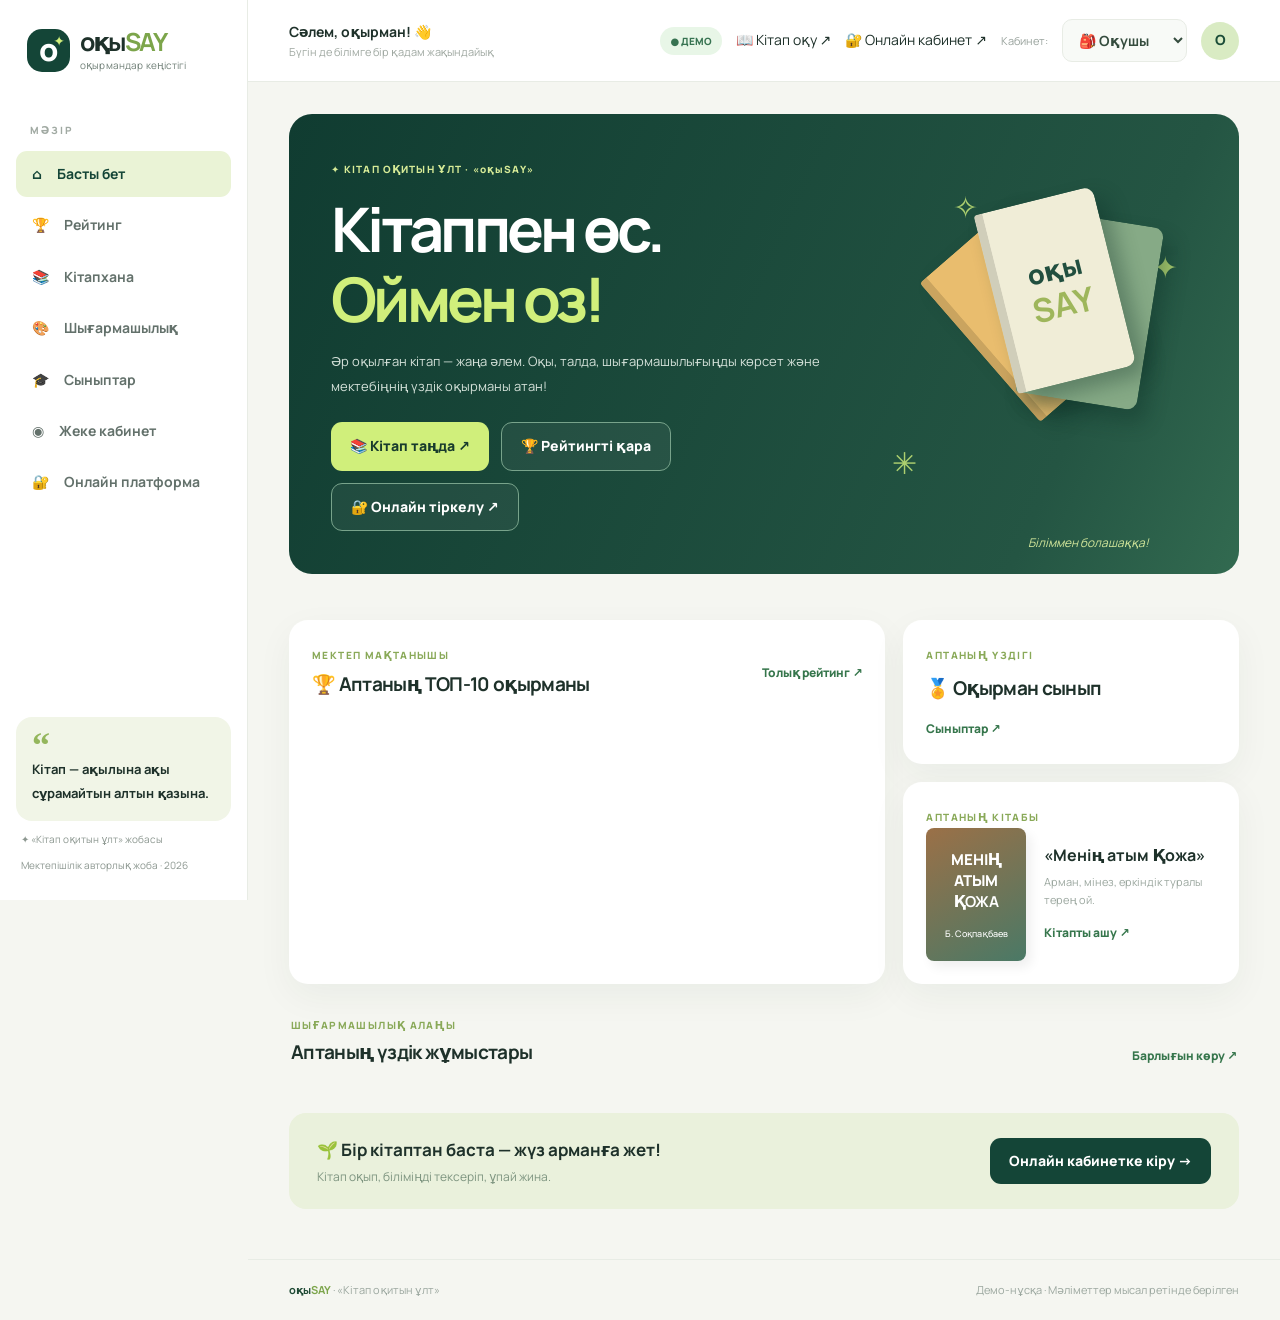
<file: index.html>
<!doctype html>
<html lang="kk"><head><meta charset="UTF-8"><meta name="viewport" content="width=device-width,initial-scale=1"><meta name="theme-color" content="#123f33"><meta name="description" content="оқыSAY – мектеп оқырмандарының интерактивті платформасы"><title>оқыSAY — Кітаппен өс, оймен оз!</title><link rel="preconnect" href="https://fonts.googleapis.com"><link rel="preconnect" href="https://fonts.gstatic.com" crossorigin><link href="https://fonts.googleapis.com/css2?family=Manrope:wght@400;500;600;700;800&display=swap" rel="stylesheet"><link rel="stylesheet" href="style.css"><script src="app.js" defer></script><style>.embedded-library{background:#fff;border:1px solid #dce8dc;border-radius:18px;overflow:hidden}.embedded-library iframe{display:block;width:100%;height:1180px;border:0;background:#f5f8f3}@media(max-width:650px){.embedded-library iframe{height:1250px}.embedded-library{margin:0 -6px}}</style></head>
<body><div class="layout">
<aside class="sidebar" id="sidebar"><a class="logo" href="#home"><span class="logo-symbol">о<span>✦</span></span><span><strong>оқы<span>SAY</span></strong><small>оқырмандар кеңістігі</small></span></a><span class="menu-label">МӘЗІР</span><nav id="nav"><a href="#home" data-page="home" class="active">⌂ <span>Басты бет</span></a><a href="#ranking" data-page="ranking">🏆 <span>Рейтинг</span></a><a href="#library" data-page="library">📚 <span>Кітапхана</span></a><a href="#creative" data-page="creative">🎨 <span>Шығармашылық</span></a><a href="#classes" data-page="classes">🎓 <span>Сыныптар</span></a><a href="#cabinet" data-page="cabinet">◉ <span>Жеке кабинет</span></a><a href="cloud.html" class="online-link">🔐 <span>Онлайн платформа</span></a></nav><div class="side-bottom"><div class="quote"><span>“</span>Кітап — ақылына ақы сұрамайтын алтын қазына.</div><small>✦ «Кітап оқитын ұлт» жобасы</small><small>Мектепішілік авторлық жоба · 2026</small></div></aside>
<div class="mobile-overlay" id="mobile-overlay"></div>
<div class="body-col"><header class="topbar"><div class="welcome"><button class="menu-btn" id="menu-btn" aria-label="Мәзір">☰</button><div><strong>Сәлем, оқырман! 👋</strong><small>Бүгін де білімге бір қадам жақындайық</small></div></div><div class="top-controls"><span class="demo-pill">● ДЕМО</span><a href="reading.html" class="online-top-link">📖 Кітап оқу ↗</a><a href="cloud.html" class="online-top-link">🔐 Онлайн кабинет ↗</a><label for="role">Кабинет:</label><select id="role"><option value="student">🎒 Оқушы</option><option value="parent">👪 Ата-ана</option><option value="teacher">👩‍🏫 Мұғалім</option></select><button class="profile-circle" id="profile-button" aria-label="Кабинет">О</button></div></header>
<main>
<section class="page active" id="page-home"><div class="hero"><div class="hero-content"><span class="hero-overline">✦ КІТАП ОҚИТЫН ҰЛТ · «оқыSAY»</span><h1>Кітаппен өс.<br><em>Оймен оз!</em></h1><p>Әр оқылған кітап — жаңа әлем. Оқы, талда, шығармашылығыңды көрсет және мектебіңнің үздік оқырманы атан!</p><div class="hero-actions"><button class="btn lime" data-go="library">📚 Кітап таңда ↗</button><button class="btn ghost-white" data-go="ranking">🏆 Рейтингті қара</button><a class="btn ghost-white" href="cloud.html">🔐 Онлайн тіркелу ↗</a></div></div><div class="hero-graphic" aria-hidden="true"><span class="hero-star one">✧</span><span class="hero-star two">✦</span><span class="hero-star three">✳</span><div class="books-art"><div class="art-book art-one"></div><div class="art-book art-two"></div><div class="art-book art-three">оқы<br><b>SAY</b></div></div><span class="art-subtitle">Біліммен болашаққа!</span></div></div>
<div class="stat-grid" id="stats"></div><div class="home-grid"><div class="panel"><div class="panel-head"><div><span class="eyebrow">МЕКТЕП МАҚТАНЫШЫ</span><h2>🏆 Аптаның ТОП-10 оқырманы</h2><p id="week-short"></p></div><button class="link-btn" data-go="ranking">Толық рейтинг ↗</button></div><div id="home-ranking"></div></div><div class="right-panels"><div class="panel"><span class="eyebrow">АПТАНЫҢ ҮЗДІГІ</span><h2>🏅 Оқырман сынып</h2><div id="best-class"></div><button class="link-btn" data-go="classes">Сыныптар ↗</button></div><div class="panel"><span class="eyebrow">АПТАНЫҢ КІТАБЫ</span><div class="week-book"><div class="cover art-cover">МЕНІҢ<br>АТЫМ<br><b>ҚОЖА</b><small>Б. Соқпақбаев</small></div><div><h3>«Менің атым Қожа»</h3><p>Арман, мінез, еркіндік туралы терең ой.</p><button class="link-btn" id="week-book">Кітапты ашу ↗</button></div></div></div></div></div><div class="section-heading"><div><span class="eyebrow">ШЫҒАРМАШЫЛЫҚ АЛАҢЫ</span><h2>Аптаның үздік жұмыстары</h2></div><button class="link-btn" data-go="creative">Барлығын көру ↗</button></div><div class="creative-grid" id="featured-creatives"></div><div class="callout"><div><b>🌱 Бір кітаптан баста — жүз арманға жет!</b><p>Кітап оқып, біліміңді тексеріп, ұпай жина.</p></div><a class="btn dark" href="cloud.html">Онлайн кабинетке кіру →</a></div></section>
<section class="page" id="page-ranking"><div class="page-header"><span class="eyebrow">ЖЕТІСТІКТЕР МЕН НӘТИЖЕЛЕР</span><h1>🏆 Оқырмандар рейтингі</h1><p>Әр апта — жаңа мүмкіндік. Көшбасшыларды таны және өз нәтижеңді арттыр!</p></div><div class="toolbar"><div class="tabs"><button class="selected" data-week="current">Осы апта</button><button data-week="previous">Өткен апта</button></div><span class="muted" id="week-range"></span></div><div class="panel"><div class="podium" id="podium"></div><div id="full-ranking"></div></div><div class="section-heading"><h2>Сыныптар рейтингі</h2></div><div id="rank-classes" class="class-grid"></div></section>
<section class="page" id="page-library"><div class="page-header"><span class="eyebrow">«КІТАП ОҚИТЫН ҰЛТ»</span><h1>📚 Электронды кітапхана</h1><p>6–10-сыныптың оқу тізімі осы сайттың ішінде. Сыныбыңды таңдап, кітапты аш. PDF жүктелген кітапты сайттан шықпай оқуға болады.</p></div><div class="embedded-library"><iframe id="embedded-reading" src="reading.html?embed=1" title="оқыSAY кітап оқу кітапханасы" loading="lazy" referrerpolicy="strict-origin-when-cross-origin"></iframe></div><p class="muted" style="margin-top:12px">Кітаптың PDF файлы әлі енгізілмесе, «PDF күтілуде» деп көрсетіледі. <a href="reading.html" style="color:#1c634b;text-decoration:underline">Кітапхананы толық экранда ашу</a></p></section>
<section class="page" id="page-creative"><div class="page-header"><span class="eyebrow">ҚИЯЛЫҢА ЕРІК БЕР</span><h1>🎨 Шығармашылық шеберхана</h1><p>Кітаптан алған әсеріңді бейне, комикс немесе пікір түрінде таныт.</p></div><div class="creative-banner"><div><strong>✦ Оқырманның әр ойы құнды</strong><p>Үздік жұмыстар мұғалім тексергеннен кейін жарияланады.</p></div><button class="btn dark" id="send-work">+ Жұмыс ұсыну</button></div><div class="section-heading"><h2>🎬 Буктрейлерлер</h2></div><div id="trailers" class="creative-grid"></div><div class="section-heading"><h2>🖼️ Комикстер мен пікірлер</h2></div><div id="comics" class="creative-grid"></div></section>
<section class="page" id="page-classes"><div class="page-header"><span class="eyebrow">БІЗ — БІР КОМАНДАМЫЗ</span><h1>🎓 Оқырман сыныптар</h1><p>Оқу марафонына сыныппен қатыс. Мектептің ең белсенді оқырман сыныбын анықтаймыз!</p></div><div id="top-class"></div><div class="section-heading"><h2>Сыныптар тақтасы</h2></div><div id="class-grid" class="class-grid"></div><div class="note">🔒 Бұл нұсқадағы барлық оқушы мен сынып мәліметтері — көрсетілімге арналған мысал.</div></section>
<section class="page" id="page-cabinet"><div class="page-header"><span class="eyebrow">МЕНІҢ ОҚУ ӘЛЕМІМ</span><h1>👤 Жеке кабинет</h1><p>Жоғарыдағы «Кабинет» тізімінен оқушы, ата-ана немесе мұғалім көрінісін таңда.</p></div><div id="cabinet"></div></section>
</main><footer class="footer"><span><b>оқы<span>SAY</span></b> · «Кітап оқитын ұлт»</span><span>Демо-нұсқа · Мәліметтер мысал ретінде берілген</span></footer></div></div>
<div id="modal-wrap" class="modal-wrap hidden"><div class="modal" role="dialog" aria-modal="true" aria-label="Ақпарат"><button id="close-modal" class="close-modal" aria-label="Жабу">×</button><div id="modal-body"></div></div></div><div class="toast" id="toast" role="status" aria-live="polite"></div>
</body></html>
</file>
<file: style.css>
:root{--bg:#f5f6f1;--panel:#fff;--ink:#1e312a;--muted:#718078;--green:#144537;--green2:#28634f;--lime:#d0ef7b;--border:#e8ece5;--shadow:0 12px 36px rgba(26,58,40,.05)}*{box-sizing:border-box}html{scroll-behavior:smooth}body{margin:0;color:var(--ink);font:14px/1.6 Manrope,system-ui,-apple-system,Arial,sans-serif;background:var(--bg)}button,input,select,textarea{font:inherit}button{cursor:pointer}button:focus-visible,a:focus-visible,input:focus-visible,select:focus-visible{outline:3px solid #91c942;outline-offset:2px}a{text-decoration:none;color:inherit}h1,h2,h3,p{margin-top:0}h1{font-size:clamp(26px,3vw,38px);line-height:1.25;letter-spacing:-.04em}h2{font-size:19px;line-height:1.4;letter-spacing:-.035em}h3{font-size:16px;line-height:1.4}.layout{min-height:100vh;display:flex}.sidebar{width:248px;min-height:100vh;background:#fff;border-right:1px solid var(--border);display:flex;flex-direction:column;padding:27px 16px;position:sticky;top:0;height:100vh;flex-shrink:0;z-index:8}.logo{display:flex;align-items:center;gap:10px;padding:0 11px 29px}.logo-symbol{display:flex;align-items:center;justify-content:center;width:43px;height:43px;border-radius:15px;background:var(--green);font-size:31px;color:#fff;font-weight:800;position:relative}.logo-symbol span{position:absolute;color:var(--lime);font-size:14px;right:5px;top:1px}.logo strong{display:block;font-size:25px;letter-spacing:-.07em;line-height:1.2}.logo strong span,.footer b span{color:#7ca54b}.logo small{display:block;font-size:10px;color:var(--muted);letter-spacing:.015em}.menu-label{color:#a1aaa3;letter-spacing:.18em;font-size:10px;font-weight:800;margin:20px 14px 13px}.sidebar nav{display:grid;gap:5px}.sidebar nav a{display:flex;align-items:center;gap:15px;padding:12px 16px;border-radius:11px;color:#63716b;font-weight:700;transition:.2s}.sidebar nav a:first-letter{font-size:20px}.sidebar nav a.active,.sidebar nav a:hover{background:#eaf3d6;color:var(--green)}.side-bottom{margin-top:auto;display:grid;gap:10px}.quote{background:#f1f5e7;border-radius:16px;padding:16px;font-size:13px;font-weight:700;line-height:1.8}.quote span{display:block;font:700 36px/25px Georgia;color:#94b65c}.side-bottom small{font-size:10px;color:#8c9790;padding:0 5px}.body-col{min-width:0;flex:1}.topbar{height:82px;border-bottom:1px solid var(--border);background:#fff;display:flex;align-items:center;justify-content:space-between;padding:0 clamp(20px,3.2vw,46px);gap:15px}.welcome{display:flex;align-items:center;gap:12px}.welcome strong{display:block;font-size:14px}.welcome small{display:block;color:#a0a9a2;font-size:11px}.top-controls{display:flex;align-items:center;gap:14px}.top-controls label{font-size:11px;color:#99a39d}.top-controls select,.filterbar select{max-width:210px;border:1px solid var(--border);padding:10px 12px;border-radius:10px;background:#f8faf7;color:#354c3e;font-weight:700}.demo-pill{font-size:10px;font-weight:800;color:#377351;background:#e8f6e7;padding:6px 10px;border-radius:40px;white-space:nowrap}.profile-circle{border:0;background:#d9ebc3;border-radius:50%;width:38px;height:38px;color:#1b4d38;font-weight:800}.menu-btn{display:none;border:0;background:transparent;font-size:25px}.mobile-overlay{display:none}main{padding:32px clamp(20px,3.2vw,46px) 50px;max-width:1510px;margin:0 auto;min-height:calc(100vh - 150px)}.page{display:none;animation:appear .25s ease}.page.active{display:block}@keyframes appear{from{opacity:.35;transform:translateY(5px)}to{opacity:1;transform:translateY(0)}}.hero{min-height:340px;background:linear-gradient(114deg,#103c31,#245543 80%,#326a50);border-radius:23px;overflow:hidden;display:flex;position:relative;color:#fff}.hero-content{padding:43px 42px;position:relative;z-index:1;width:64%}.hero-overline{display:inline-block;color:#d7eb97;font-size:10px;letter-spacing:.12em;font-weight:800;margin-bottom:17px}.hero h1{font-size:clamp(38px,4.8vw,63px);letter-spacing:-.06em;line-height:1.14;margin:0 0 15px}.hero h1 em{color:var(--lime);font-style:normal}.hero p{color:#d4e1d9;max-width:490px;font-size:13px;line-height:1.9}.hero-actions{display:flex;flex-wrap:wrap;gap:12px;margin-top:24px}.btn{border:none;border-radius:11px;padding:12px 19px;font-weight:800;transition:transform .2s,filter .2s;white-space:nowrap}.btn:hover{transform:translateY(-2px);filter:brightness(1.03)}.btn.lime{background:var(--lime);color:#183b2d}.btn.ghost-white{color:#fff;border:1px solid #78a38b;background:#ffffff0d}.btn.dark{color:#fff;background:var(--green)}.btn.ghost{border:1px solid var(--border);background:#fff;color:var(--green)}.hero-graphic{position:absolute;inset:0 0 0 57%;pointer-events:none}.hero-star{position:absolute;color:var(--lime);font-size:30px;opacity:.8}.hero-star.one{top:15%;left:30%}.hero-star.two{right:15%;top:28%}.hero-star.three{left:15%;bottom:19%}.books-art{width:225px;height:225px;position:absolute;right:17%;top:18%;transform:rotate(-12deg)}.art-book{position:absolute;width:122px;height:184px;border-radius:4px 10px 10px 4px;box-shadow:10px 12px 20px #0b2c2555;border-left:9px solid #0002}.art-one{background:#e9bd6e;transform:translate(20px,17px) rotate(-29deg)}.art-two{background:#86aa86;transform:translate(83px,28px) rotate(21deg)}.art-three{background:#f0edd7;transform:translate(53px,1px) rotate(-2deg);display:flex;align-items:center;justify-content:center;flex-direction:column;font-size:27px;color:#214f3f;line-height:1.2;font-weight:800;text-align:center}.art-three b{color:#9eb65b;font-size:33px}.art-subtitle{position:absolute;bottom:22px;right:22%;color:#d1e59a;font-style:italic;font-size:12px}.stat-grid{display:grid;grid-template-columns:repeat(4,1fr);gap:16px;margin:23px 0}.stat{display:flex;align-items:center;gap:13px;background:#fff;border-radius:15px;padding:19px;box-shadow:var(--shadow)}.stat-symbol{width:47px;height:47px;display:grid;place-items:center;border-radius:13px;font-size:22px;background:#e9f4df}.stat-symbol.gold{background:#fff3d5}.stat-symbol.pink{background:#fcebe9}.stat-symbol.blue{background:#e5f0fb}.stat strong{font-size:25px;display:block;line-height:1.2;letter-spacing:-.04em}.stat small{color:#909d93;font-size:11px}.home-grid{display:grid;grid-template-columns:minmax(0,1.6fr) minmax(260px,.9fr);gap:18px}.panel{background:#fff;border-radius:19px;padding:23px;box-shadow:var(--shadow);min-width:0}.panel-head{display:flex;align-items:center;justify-content:space-between;gap:10px;margin-bottom:19px}.panel-head h2{margin:5px 0}.panel-head p,.week-book p{font-size:11px;color:#9ba79f;margin:0}.eyebrow{font-size:10px;letter-spacing:.14em;font-weight:800;color:#89a958}.link-btn{padding:3px 0;border:0;background:none;color:#36764c;font-size:12px;font-weight:800}.link-btn:hover{text-decoration:underline}.rank-row{display:flex;align-items:center;gap:12px;border-bottom:1px solid #f1f2ee;padding:11px 0}.rank-row:last-child{border-bottom:0}.rank-num{width:31px;font-size:17px;text-align:center;font-weight:800;color:#85968b;flex-shrink:0}.person-avatar{width:39px;height:39px;display:grid;place-items:center;border-radius:13px;background:var(--avatar-bg,#e5f0e1);font-weight:800;color:#45775b;flex-shrink:0}.rank-info{flex:1;min-width:0}.rank-info b,.rank-info small{display:block}.rank-info b{font-size:12px}.rank-info small{font-size:10px;color:#9ba79f}.score{font-weight:800;font-size:12px;white-space:nowrap}.score small{font-size:9px;font-weight:600;color:#a0a8a0}.progress{height:5px;margin-top:5px;border-radius:9px;background:#e8efe4;overflow:hidden}.progress-fill{height:100%;background:#88b764;border-radius:9px}.right-panels{display:flex;flex-direction:column;gap:18px}.right-panels>.panel{flex:1}.right-panels h2{margin:9px 0 15px}.class-champion{text-align:center;padding:12px 5px 18px}.champion-emoji{font-size:48px;display:block;line-height:1.4}.class-champion strong{font-size:29px;display:block}.class-champion p{font-size:11px;color:#8a998d}.class-champion .class-total{color:#48865f;font-weight:800;font-size:16px}.week-book{display:flex;align-items:center;gap:18px}.cover{aspect-ratio:3/4;display:flex;flex-direction:column;align-items:center;justify-content:center;text-align:center;border-radius:8px;box-shadow:5px 6px 12px #0001;color:white;font-weight:800;line-height:1.4;padding:14px}.cover small{font-size:9px;margin-top:16px;font-weight:500}.art-cover{background:linear-gradient(150deg,#9b7047,#4a7966);min-width:100px;max-width:110px;font-size:15px}.week-book h3{margin-bottom:7px}.week-book p{margin-bottom:11px}.section-heading{display:flex;align-items:end;justify-content:space-between;gap:14px;margin:29px 2px 16px}.section-heading h2{margin:3px 0}.creative-grid{display:grid;grid-template-columns:repeat(3,minmax(0,1fr));gap:16px}.creative-card{background:#fff;border-radius:17px;overflow:hidden;box-shadow:var(--shadow);cursor:pointer}.creative-art{aspect-ratio:1.65;display:flex;align-items:center;justify-content:center;position:relative;font-size:55px;background:linear-gradient(135deg,#dceac8,#9dbcad)}.creative-art.purple{background:linear-gradient(135deg,#eadff2,#bcb0e6)}.creative-art.yellow{background:linear-gradient(135deg,#f8e9b6,#e9ac83)}.creative-art.blue{background:linear-gradient(135deg,#e2f0f7,#a6c7dc)}.creative-art.salmon{background:linear-gradient(135deg,#fae5de,#eab6b4)}.art-chip{position:absolute;top:11px;left:11px;font-size:10px;font-weight:800;background:white;padding:4px 10px;border-radius:18px;color:#426345}.creative-info{padding:17px}.creative-info h3{margin:0 0 5px;font-size:14px}.creative-info p{font-size:11px;color:#8f9e94;margin:0}.callout{margin-top:29px;background:#eaf1dc;border-radius:17px;padding:23px 28px;display:flex;justify-content:space-between;align-items:center;gap:15px}.callout b{font-size:17px}.callout p{margin:4px 0 0;color:#7e9580;font-size:12px}.footer{display:flex;justify-content:space-between;gap:15px;border-top:1px solid var(--border);color:#9ba79f;padding:21px clamp(20px,3.2vw,46px);font-size:11px}.footer b{color:#1f4a35}.page-header{padding:10px 0 24px}.page-header h1{margin:8px 0}.page-header p{color:#829287;font-size:13px;max-width:700px}.toolbar,.filterbar{display:flex;align-items:center;justify-content:space-between;gap:14px;flex-wrap:wrap;margin:0 0 17px}.tabs{display:flex;background:#e9ede5;padding:4px;border-radius:12px;gap:4px}.tabs button{border:0;background:none;border-radius:9px;padding:9px 15px;font-weight:800;color:#708676}.tabs button.selected{color:#224c37;background:#fff;box-shadow:0 2px 7px #0001}.muted{font-size:12px;color:#8c9b90}.podium{display:flex;justify-content:center;align-items:end;gap:12px;padding:10px 0 25px;border-bottom:1px solid var(--border);margin-bottom:10px}.podium-item{flex:1;max-width:210px;text-align:center}.podium-avatar{width:64px;height:64px;display:grid;place-items:center;background:#deebca;border-radius:20px;font-size:26px;margin:0 auto 9px;border:3px solid #cbe3ac}.podium-item.first .podium-avatar{width:83px;height:83px;border-color:#e4c46d;background:#fcf0ce;font-size:35px}.podium-item b{display:block;font-size:12px}.podium-item small{font-size:10px;color:#8b9c8e}.podium-item .step{background:#e5eddf;padding:11px;margin-top:10px;border-radius:12px 12px 3px 3px;font-size:16px;font-weight:800;color:#4e8058}.podium-item.first .step{background:#f8edd2;padding:18px}.search-field{display:flex;align-items:center;gap:10px;border:1px solid var(--border);background:white;border-radius:12px;padding:0 14px;flex:1;min-width:210px;max-width:540px;font-size:26px;color:#8e9c92}.search-field input{border:0;outline:0;background:transparent;padding:13px 0;width:100%;font-size:13px;min-width:0}.filterbar select{min-width:185px}.book-grid{display:grid;grid-template-columns:repeat(4,minmax(0,1fr));gap:17px}.book-card{background:#fff;border-radius:17px;padding:15px;box-shadow:var(--shadow);display:flex;flex-direction:column}.book-cover{height:195px;display:flex;align-items:center;justify-content:center;text-align:center;padding:18px;border-radius:12px;position:relative;box-shadow:inset 10px 0 #0001;color:#fff;line-height:1.5}.book-cover strong{font-size:21px;letter-spacing:-.03em}.book-cover small{position:absolute;bottom:12px;font-size:10px;opacity:.88}.book-type{font-size:10px;color:#8d9c8e;margin-top:14px}.book-card h3{margin:4px 0;font-size:14px}.book-author{font-size:11px;color:#8d9b90;margin:0 0 15px}.book-card .btn{margin-top:auto;width:100%;font-size:12px;padding:10px}.creative-banner{background:#e7f0dd;border-radius:17px;padding:23px;display:flex;align-items:center;justify-content:space-between;gap:15px}.creative-banner p{margin:4px 0 0;font-size:12px;color:#7e9281}.class-grid{display:grid;grid-template-columns:repeat(3,minmax(0,1fr));gap:16px}.class-card{padding:21px;border-radius:17px;background:#fff;box-shadow:var(--shadow)}.class-card .top{display:flex;justify-content:space-between;align-items:center}.class-card .icon{font-size:28px}.class-card h3{font-size:22px;margin:10px 0 3px}.class-card p{color:#91a091;font-size:11px}.class-card .metric{color:#2d6c4c;font-weight:800;font-size:20px}.class-card .progress{margin:12px 0}.class-feature{background:#144537;border-radius:19px;padding:30px;color:white;display:flex;justify-content:space-between;align-items:center;gap:12px}.class-feature strong{font-size:32px}.class-feature p{color:#c9e2c8}.class-feature .trophy{font-size:75px}.note{background:#eef4e9;padding:16px 18px;border-radius:12px;margin-top:22px;color:#56765c;font-size:12px}.cabinet-grid{display:grid;grid-template-columns:1fr 1fr;gap:18px}.cabinet-wide{grid-column:1/-1}.profile-banner{background:linear-gradient(115deg,#194b3b,#347456);padding:25px;border-radius:18px;color:#fff;display:flex;align-items:center;gap:18px}.large-avatar{background:#d2edac;color:#29533d;border-radius:19px;width:64px;height:64px;font-size:28px;font-weight:800;display:grid;place-items:center}.profile-banner h2{margin:0 0 4px}.profile-banner p{margin:0;color:#c5dfcc;font-size:12px}.profile-banner .right-score{margin-left:auto;text-align:right}.right-score strong{font-size:29px;display:block}.right-score small{color:#cfe8d3}.mini-stats{display:grid;grid-template-columns:repeat(3,1fr);gap:12px}.mini-stat{background:#f3f7f0;padding:18px;border-radius:12px}.mini-stat strong{display:block;font-size:24px;color:#2f6c49}.mini-stat span{color:#809181;font-size:11px}.cabinet-section h2{margin:0 0 15px}.task-item{display:flex;justify-content:space-between;align-items:center;gap:10px;border-bottom:1px solid #edf0e9;padding:12px 0}.task-item:last-child{border-bottom:0}.task-item p{margin:0;font-size:12px;color:#879388}.task-item strong{font-size:12px}.task-item .btn{padding:8px 12px;font-size:11px}.field{display:grid;gap:6px;margin:12px 0}.field label{font-size:12px;font-weight:800;color:#46634e}.field input,.field select,.field textarea{border:1px solid #dce5da;border-radius:10px;background:#fff;padding:11px;width:100%;min-width:0}.field textarea{min-height:95px;resize:vertical}.form-note{font-size:11px;color:#7b8b7b}.mini-table{width:100%;border-collapse:collapse;font-size:12px}.mini-table th,.mini-table td{text-align:left;padding:11px 7px;border-bottom:1px solid #e9eee6}.mini-table th{color:#819084;font-size:11px}.status{background:#e7f1da;padding:3px 9px;border-radius:15px;font-weight:700;font-size:10px;color:#42704a}.status.pending{background:#fff0cf;color:#a6781d}.modal-wrap{position:fixed;inset:0;background:#0b2318a8;z-index:30;display:grid;place-items:center;padding:16px;overflow:auto}.hidden{display:none!important}.modal{background:white;width:min(590px,100%);max-height:90vh;overflow:auto;border-radius:20px;padding:29px;position:relative;box-shadow:0 23px 85px #001b1455}.close-modal{position:absolute;right:15px;top:12px;font-size:29px;color:#718575;background:none;border:0}.modal h2{padding-right:26px}.modal .book-cover{height:150px;width:130px;flex-shrink:0}.modal-book{display:flex;gap:18px;align-items:center;margin-bottom:17px}.modal-book p{font-size:12px;color:#839487}.question{background:#f3f6ef;padding:17px;border-radius:12px;margin:15px 0;font-weight:800}.answers{display:grid;gap:10px}.answer-btn{border:1px solid #dce5d9;border-radius:11px;padding:13px;text-align:left;background:#fff;color:#31523c}.answer-btn:hover{background:#eef6e5}.answer-btn:disabled{cursor:default}.answer-btn.correct{background:#e1f5d8;border-color:#68b36a}.answer-btn.wrong{background:#ffe7e2;border-color:#e79d91}.toast{position:fixed;right:18px;bottom:20px;background:#174b38;color:#fff;padding:13px 18px;border-radius:12px;z-index:45;box-shadow:0 10px 40px #0002;opacity:0;transform:translateY(12px);pointer-events:none;transition:.2s;max-width:360px}.toast.visible{opacity:1;transform:none}@media(max-width:1160px){.sidebar{width:215px}.hero-content{width:68%}.book-grid{grid-template-columns:repeat(3,1fr)}.stat{padding:14px}.stat strong{font-size:20px}.stat-symbol{width:40px;height:40px}}@media(max-width:920px){.sidebar{position:fixed;left:-270px;width:245px;transition:left .25s}.sidebar.open{left:0}.mobile-overlay.show{display:block;position:fixed;inset:0;background:#081c14aa;z-index:7}.menu-btn{display:block}.topbar{height:auto;min-height:76px}.hero-graphic{opacity:.5}.stat-grid{grid-template-columns:repeat(2,1fr)}.home-grid{grid-template-columns:1fr}.right-panels{display:grid;grid-template-columns:1fr 1fr}.book-grid{grid-template-columns:repeat(3,1fr)}}@media(max-width:650px){main{padding:18px 14px 40px}.topbar{padding:13px 14px;gap:7px}.welcome small{display:none}.welcome strong{font-size:12px}.top-controls{gap:7px}.top-controls label{display:none}.top-controls select{font-size:11px;padding:7px;max-width:140px}.profile-circle{width:32px;height:32px}.demo-pill{font-size:9px;padding:5px}.hero{min-height:355px}.hero-content{width:100%;padding:30px 23px}.hero h1{font-size:44px}.hero p{font-size:12px;max-width:320px}.hero-graphic{opacity:.14;inset:0}.hero-actions{position:relative;z-index:2}.stat-grid{gap:9px;margin:12px 0}.stat{padding:13px 10px;gap:8px}.stat-symbol{width:36px;height:36px;font-size:17px}.stat strong{font-size:19px}.stat small{font-size:9px}.panel{padding:17px}.panel-head{align-items:start}.panel-head h2{font-size:16px}.panel-head .link-btn{font-size:10px}.right-panels{grid-template-columns:1fr}.creative-grid,.class-grid{grid-template-columns:1fr 1fr;gap:10px}.creative-art{font-size:42px}.creative-info{padding:11px}.creative-info h3{font-size:12px}.creative-info p{font-size:10px}.callout{flex-direction:column;align-items:flex-start;padding:19px}.book-grid{grid-template-columns:1fr 1fr;gap:10px}.book-card{padding:10px}.book-cover{height:175px}.book-cover strong{font-size:16px}.book-card h3{font-size:12px}.filterbar select{flex:1;width:100%}.footer{flex-direction:column;padding:18px 15px}.cabinet-grid{grid-template-columns:1fr}.cabinet-wide{grid-column:auto}.mini-stats{grid-template-columns:repeat(3,1fr)}.mini-stat{padding:12px}.mini-stat strong{font-size:19px}.class-feature{padding:20px}.class-feature .trophy{font-size:45px}.modal{padding:22px}.podium{gap:5px}.podium-avatar,.podium-item.first .podium-avatar{width:54px;height:54px;font-size:22px}.podium-item b{font-size:10px}.podium-item small{font-size:9px}}@media(max-width:380px){.top-controls select{max-width:110px}.hero h1{font-size:38px}.hero .btn{padding:10px}.creative-grid,.class-grid{grid-template-columns:1fr}}
</file>
